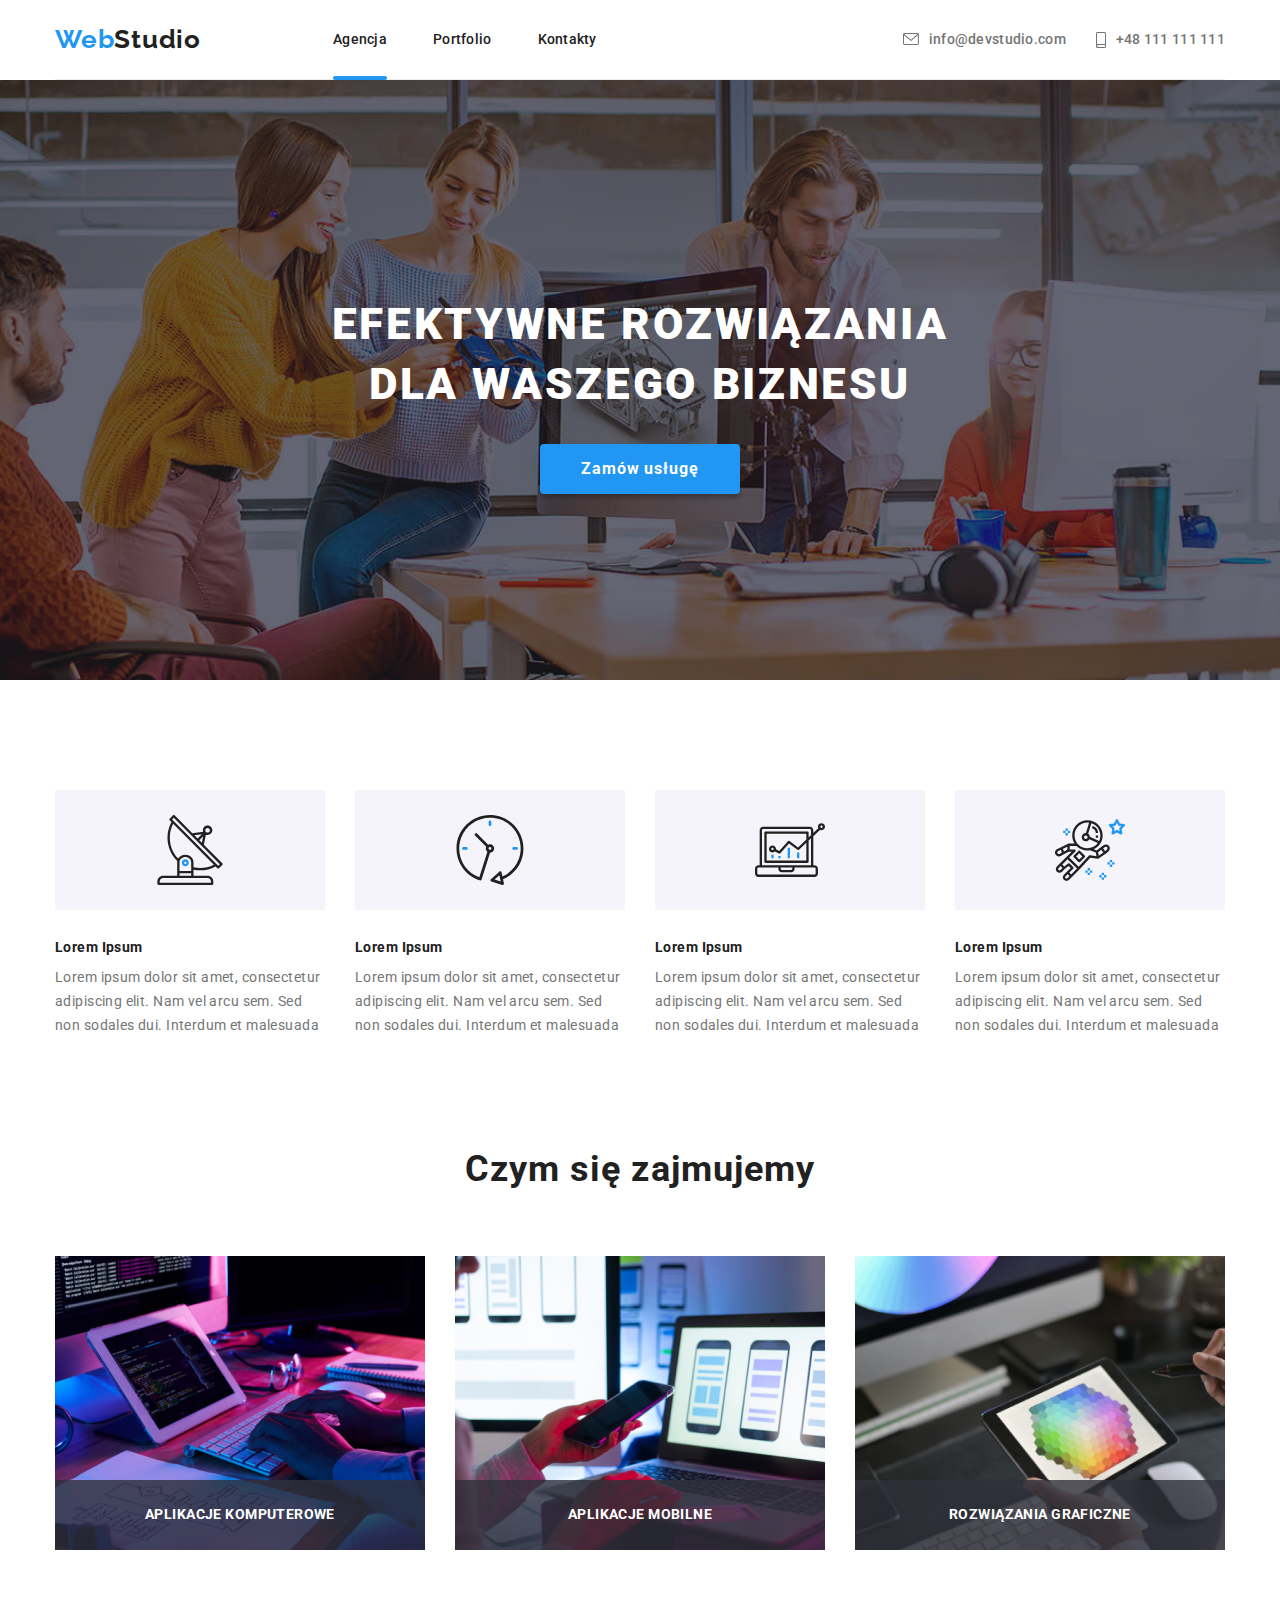
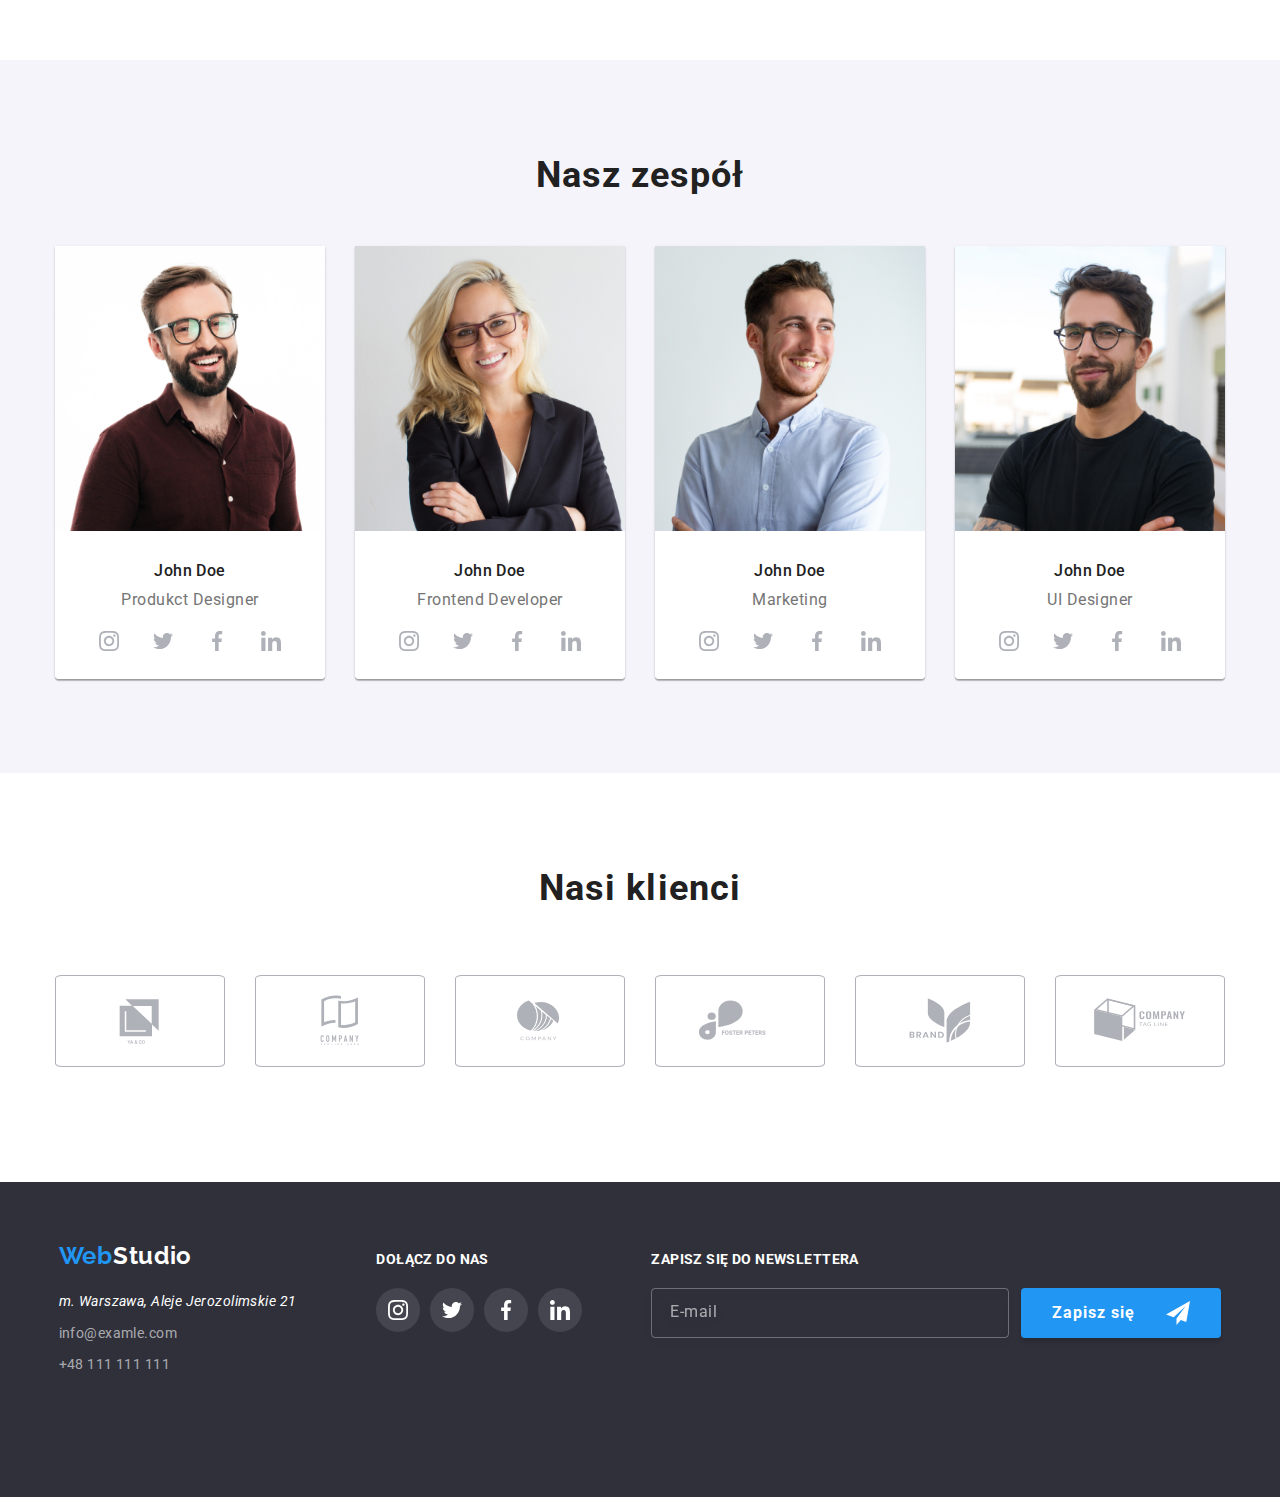
<file: index.html>
<!DOCTYPE html>
<html lang="pl">
  <head>
    <meta charset="UTF-8" />
    <meta name="viewport" content="width=device-width, initial-scale=1.0" />
    <title>Studio</title>
    <link rel="preconnect" href="https://fonts.googleapis.com" />
    <link rel="preconnect" href="https://fonts.gstatic.com" crossorigin />
    <link
      href="https://fonts.googleapis.com/css2?family=Raleway:wght@700&family=Roboto:wght@400;500;700;900&display=swap"
      rel="stylesheet"
    />
    <link rel="stylesheet" href="./css/modern-normalize.css" />
    <link rel="stylesheet" href="./css/main.min.css" />
  </head>
  <body>
    <!--Logo-->
    <header class="container">
      <div class="header-wrapper">
        <div class="header-wrapper">
          <!-- mobilna nawigacja -->
          <div class="mobile-menu__overlay" data-menu>
            <div class="mobile-menu">
              <button class="mobile-menu__btn" type="button" data-menu-close>
                <svg class="mobile-menu__icon">
                  <use href="./images/icons.svg#icon-close"></use>
                </svg>
              </button>
              <ul class="mobile-menu__navigation">
                <li class="mobile-menu__item">
                  <a class="mobile-menu__link" href="index.html">Agencja</a>
                </li>
                <li class="mobile-menu__item">
                  <a class="mobile-menu__link" href="portfolio.html"
                    >Portfolio</a
                  >
                </li>
                <li class="mobile-menu__item">
                  <a class="mobile-menu__link" href="#">Kontakt</a>
                </li>
              </ul>
              <div class="mobile-menu__container">
                <ul class="mobile-menu__list">
                  <li class="mobile-menu__contact">
                    <a class="mobile-menu__tel" href="tel:+48111111111"
                      >+48 111 111 111</a
                    >
                  </li>
                  <li class="mobile-menu__contact">
                    <a
                      class="mobile-menu__mail"
                      href="mailto:info@devstudio.com"
                      >info@devstudio.com</a
                    >
                  </li>
                </ul>
                <ul class="mobile-menu__social">
                  <li><a class="mobile-menu__site" href="#">Instagram</a></li>
                  <li>
                    <a class="mobile-menu__site mobile-menu__site--two" href="#"
                      >Twitter</a
                    >
                  </li>
                  <li>
                    <a class="mobile-menu__site mobile-menu__site--two" href="#"
                      >Facebook</a
                    >
                  </li>
                  <li>
                    <a
                      class="mobile-menu__site mobile-menu__site--three"
                      href="#"
                      >LinkedIn</a
                    >
                  </li>
                </ul>
              </div>
            </div>
          </div>

          <!-- koniec moblinej nawigacji -->
          <a class="logo" href="index.html"
            ><span class="logo__web">Web</span><span>Studio</span></a
          >
          <!-- Nawigacja -->
          <nav>
            <ul class="navigation">
              <li>
                <a
                  class="navigation__link navigation__underliner"
                  href="index.html"
                  >Agencja</a
                >
              </li>
              <li>
                <a class="navigation__link" href="portfolio.html">Portfolio</a>
              </li>
              <li>
                <a class="navigation__link" href="#">Kontakty</a>
              </li>
            </ul>
          </nav>
        </div>
        <ul class="contact">
          <li>
            <a class="contact__link" href="mailto:info@devstudio.com">
              <svg class="envelope">
                <use href="./images/icons.svg#icon-envelope1"></use>
              </svg>
              info@devstudio.com
            </a>
          </li>
          <li>
            <a class="contact__link" href="tel:+48111111111">
              <svg class="phone">
                <use href="./images/icons.svg#icon-smartphone1"></use>
              </svg>
              +48 111 111 111</a
            >
          </li>
        </ul>
        <button class="navigation__btn" type="button" data-menu-open>
          <svg class="navigation__icon">
            <use href="./images/icons.svg#icon-menu"></use>
          </svg>
        </button>
      </div>
    </header>
    <main>
      <!--Slider-->
      <section class="slider">
        <div class="slider__wrapper container">
          <h1 class="slider__title">
            EFEKTYWNE ROZWIĄZANIA DLA WASZEGO BIZNESU
          </h1>
          <button type="button" class="button button--slider" data-modal-open>
            Zamów usługę
          </button>
        </div>
        <!-- modal -->
        <div class="backdrop is-hidden" data-modal>
          <div class="modal">
            <button class="modal__btn" data-modal-close><span>X</span></button>
            <h5 class="modal__title">Zostaw swoje dane w formularzu poniżej</h5>
            <div class="modal-content">
              <form class="main-form">
                <fieldset class="main-form__fieldset">
                  <label class="main-form__label" for="name">Imie</label>
                  <svg class="main-form__icon main-form__icon--name">
                    <use href="./images/icons.svg#icon-icon-person-black"></use>
                  </svg>
                  <input
                    class="main-form__input"
                    type="text"
                    name="username"
                    id="name"
                  />
                </fieldset>
                <fieldset class="main-form__fieldset">
                  <label class="main-form__label" for="phone">Telefon</label>
                  <svg class="main-form__icon main-form__icon--tel">
                    <use href="./images/icons.svg#icon-icon-phone-black"></use>
                  </svg>
                  <input
                    class="main-form__input"
                    type="tel"
                    name="phone"
                    id="phone"
                  />
                </fieldset>
                <fieldset class="main-form__fieldset">
                  <label class="main-form__label" for="email">Email</label>
                  <svg class="main-form__icon main-form__icon--mail">
                    <use href="./images/icons.svg#icon-icon-email"></use>
                  </svg>
                  <input
                    class="main-form__input"
                    type="email"
                    name="email"
                    id="email"
                  />
                </fieldset>
                <fieldset class="main-form__fieldset-two">
                  <label class="main-form__label" for="comment"
                    >Komentarz</label
                  >
                  <textarea
                    class="main-form__textarea"
                    placeholder="Wprowadź tekst"
                    name="comment"
                    id="comment"
                  ></textarea>
                </fieldset>
                <label class="legal"
                  ><input type="checkbox" /> Oświadczam iż akceptuję
                  <span class="legal__span">Regulamin</span> i
                  <span class="legal__span">Politykę Prywatności</span>
                  <svg class="legal__basic">
                    <use href="./images/icons.svg#icon-icon-square"></use>
                  </svg>
                  <svg class="legal__check">
                    <use href="./images/icons.svg#icon-icon-check"></use>
                  </svg>
                </label>
                <button type="submit" class="submit">Wyślij</button>
              </form>
            </div>
          </div>
        </div>
      </section>
      <!--Nasze atuty-->
      <section class="section no-padding">
        <div class="container">
          <ul class="strengths">
            <li class="strengths_wrapper">
              <div class="strengths__item">
                <svg class="strengths__icon">
                  <use href="./images/icons.svg#icon-antenna-1"></use>
                </svg>
              </div>
              <h4 class="strengths__feature">Lorem Ipsum</h4>
              <p class="strengths__description">
                Lorem ipsum dolor sit amet, consectetur adipiscing elit. Nam vel
                arcu sem. Sed non sodales dui. Interdum et malesuada
              </p>
            </li>
            <li class="strengths_wrapper">
              <div class="strengths__item">
                <svg class="strengths__icon">
                  <use href="./images/icons.svg#icon-clock-1"></use>
                </svg>
              </div>
              <h4 class="strengths__feature">Lorem Ipsum</h4>
              <p class="strengths__description">
                Lorem ipsum dolor sit amet, consectetur adipiscing elit. Nam vel
                arcu sem. Sed non sodales dui. Interdum et malesuada
              </p>
            </li>
            <li class="strengths_wrapper">
              <div class="strengths__item">
                <svg class="strengths__icon">
                  <use href="./images/icons.svg#icon-diagram-1"></use>
                </svg>
              </div>
              <h4 class="strengths__feature">Lorem Ipsum</h4>
              <p class="strengths__description">
                Lorem ipsum dolor sit amet, consectetur adipiscing elit. Nam vel
                arcu sem. Sed non sodales dui. Interdum et malesuada
              </p>
            </li>
            <li class="strengths_wrapper">
              <div class="strengths__item">
                <svg class="strengths__icon">
                  <use href="./images/icons.svg#icon-astronaut-1"></use>
                </svg>
              </div>
              <h4 class="strengths__feature">Lorem Ipsum</h4>
              <p class="strengths__description">
                Lorem ipsum dolor sit amet, consectetur adipiscing elit. Nam vel
                arcu sem. Sed non sodales dui. Interdum et malesuada
              </p>
            </li>
          </ul>
        </div>
      </section>
      <!--czym się zajmujemy-->
      <section class="section">
        <div class="container">
          <h2 class="scope__title">Czym się zajmujemy</h2>
          <ul class="scope">
            <li>
              <div class="relative">
                <img
                  alt="mężczyzna pisze na klawiaturze"
                  width="370"
                  height="294"
                  src="./images/aplikacje_komputerowe.jpg"
                  srcset="
                    ./images/aplikacje_komputerowe.jpg    1x,
                    ./images/aplikacje_komputerowe@2x.jpg 2x
                  "
                />
                <div class="scope__position">
                  <p class="scope__feature">APLIKACJE KOMPUTEROWE</p>
                </div>
              </div>
            </li>
            <li>
              <div class="relative">
                <img
                  alt="kobieta trzyma w ręku komórkę"
                  width="370"
                  height="294"
                  src="./images/aplikacje_mobilne.jpg"
                  srcset="
                    ./images/aplikacje_mobilne.jpg    1x,
                    ./images/aplikacje_mobilne@2x.jpg 2x
                  "
                />
                <div class="scope__position">
                  <p class="scope__feature">APLIKACJE MOBILNE</p>
                </div>
              </div>
            </li>
            <li>
              <div class="relative">
                <img
                  alt="kobieta trzyma tablet"
                  width="370"
                  height="294"
                  src="./images/rozwiazania_graficzne.jpg"
                  srcset="
                    ./images/rozwiazania_graficzne.jpg    1x,
                    ./images/rozwiazania_graficzne@2x.jpg 2x
                  "
                />
                <div class="scope__position">
                  <p class="scope__feature">ROZWIĄZANIA GRAFICZNE</p>
                </div>
              </div>
            </li>
          </ul>
        </div>
      </section>
      <!--Nasz zespół-->
      <section class="section section-background">
        <div class="container">
          <h2 class="section__title">Nasz zespół</h2>
          <ul class="members">
            <li>
              <figure class="margins">
                <div class="shadows">
                  <picture>
                    <source
                      srcset="
                        ./images/JohnDoe1mobile.jpg    1x,
                        ./images/JohnDoe1mobile@2x.jpg 2x
                      "
                      media="(max-width: 767px)"
                      type="image/jpg"
                    />
                    <source
                      srcset="
                        ./images/JohnDoe1tablet.jpg    1x,
                        ./images/JohnDoe1tablet@2x.jpg 2x
                      "
                      media="(min-width: 768px)"
                      type="image/jpg"
                    />
                    <source
                      srcset="
                        ./images/JohnDoe1desktop.jpg    1x,
                        ./images/JohnDoe1desktop@2x.jpg 2x
                      "
                      media="(min-width: 1200px)"
                      type="image/jpg"
                    />
                    <img
                      class="no-gap"
                      src="./images/JohnDoe1mobile.jpg"
                      alt="mężczyzna w bordowej koszuli"
                    />
                  </picture>
                  <figcaption class="members__description">
                    <strong class="members__name">John Doe</strong>
                    Produkct Designer
                    <ul class="social-list">
                      <li>
                        <a class="social-list__link" href="#">
                          <svg class="social-list__icon">
                            <use href="./images/icons.svg#icon-Instagram"></use>
                          </svg>
                        </a>
                      </li>
                      <li>
                        <a class="social-list__link" href="#">
                          <svg class="social-list__icon">
                            <use href="./images/icons.svg#icon-Twitter"></use>
                          </svg>
                        </a>
                      </li>
                      <li>
                        <a class="social-list__link" href="#">
                          <svg class="social-list__icon">
                            <use href="./images/icons.svg#icon-Facebook"></use>
                          </svg>
                        </a>
                      </li>
                      <li>
                        <a class="social-list__link" href="#">
                          <svg class="social-list__icon">
                            <use href="./images/icons.svg#icon-Linkedin"></use>
                          </svg>
                        </a>
                      </li>
                    </ul>
                  </figcaption>
                </div>
              </figure>
            </li>
            <li>
              <figure class="margins">
                <div class="shadows">
                  <picture>
                    <source
                      srcset="
                        ./images/JohnDoe2mobile.jpg    1x,
                        ./images/JohnDoe2mobile@2x.jpg 2x
                      "
                      media="(max-width: 767px)"
                      type="image/jpg"
                    />
                    <source
                      srcset="
                        ./images/JohnDoe2tablet.jpg    1x,
                        ./images/JohnDoe2tablet@2x.jpg 2x
                      "
                      media="(min-width: 768px)"
                      type="image/jpg"
                    />
                    <source
                      srcset="
                        ./images/JohnDoe2desktop.jpg    1x,
                        ./images/JohnDoe2desktop@2x.jpg 2x
                      "
                      media="(min-width: 1200px)"
                      type="image/jpg"
                    />
                    <img
                      class="no-gap"
                      src="./images/JohnDoe2mobile.jpg"
                      alt="kobieta w czarnej marynarce"
                    />
                  </picture>
                  <figcaption class="members__description">
                    <strong class="members__name">John Doe</strong> Frontend
                    Developer
                    <ul class="social-list">
                      <li>
                        <a class="social-list__link" href="#">
                          <svg class="social-list__icon">
                            <use href="./images/icons.svg#icon-Instagram"></use>
                          </svg>
                        </a>
                      </li>
                      <li>
                        <a class="social-list__link" href="#">
                          <svg class="social-list__icon">
                            <use href="./images/icons.svg#icon-Twitter"></use>
                          </svg>
                        </a>
                      </li>
                      <li>
                        <a class="social-list__link" href="#">
                          <svg class="social-list__icon">
                            <use href="./images/icons.svg#icon-Facebook"></use>
                          </svg>
                        </a>
                      </li>
                      <li>
                        <a class="social-list__link" href="#">
                          <svg class="social-list__icon">
                            <use href="./images/icons.svg#icon-Linkedin"></use>
                          </svg>
                        </a>
                      </li>
                    </ul>
                  </figcaption>
                </div>
              </figure>
            </li>
            <li>
              <figure class="margins">
                <div class="shadows">
                  <picture>
                    <source
                      srcset="
                        ./images/JohnDoe3mobile.jpg    1x,
                        ./images/JohnDoe3mobile@2x.jpg 2x
                      "
                      media="(max-width: 767px)"
                      type="image/jpg"
                    />
                    <source
                      srcset="
                        ./images/JohnDoe3tablet.jpg    1x,
                        ./images/JohnDoe3tablet@2x.jpg 2x
                      "
                      media="(min-width: 768px)"
                      type="image/jpg"
                    />
                    <source
                      srcset="
                        ./images/JohnDoe3desktop.jpg    1x,
                        ./images/JohnDoe3desktop@2x.jpg 2x
                      "
                      media="(min-width: 1200px)"
                      type="image/jpg"
                    />
                    <img
                      class="no-gap"
                      src="./images/JohnDoe3mobile.jpg"
                      alt="mężczyzna w niebieskiej koszuli"
                    />
                  </picture>
                  <figcaption class="members__description">
                    <strong class="members__name">John Doe</strong> Marketing
                    <ul class="social-list">
                      <li>
                        <a class="social-list__link" href="#">
                          <svg class="social-list__icon">
                            <use href="./images/icons.svg#icon-Instagram"></use>
                          </svg>
                        </a>
                      </li>
                      <li>
                        <a class="social-list__link" href="#">
                          <svg class="social-list__icon">
                            <use href="./images/icons.svg#icon-Twitter"></use>
                          </svg>
                        </a>
                      </li>
                      <li>
                        <a class="social-list__link" href="#">
                          <svg class="social-list__icon">
                            <use href="./images/icons.svg#icon-Facebook"></use>
                          </svg>
                        </a>
                      </li>
                      <li>
                        <a class="social-list__link" href="#">
                          <svg class="social-list__icon">
                            <use href="./images/icons.svg#icon-Linkedin"></use>
                          </svg>
                        </a>
                      </li>
                    </ul>
                  </figcaption>
                </div>
              </figure>
            </li>
            <li>
              <figure class="margins">
                <div class="shadows">
                  <picture>
                    <source
                      srcset="
                        ./images/JohnDoe4mobile.jpg    1x,
                        ./images/JohnDoe4mobile@2x.jpg 2x
                      "
                      media="(max-width: 767px)"
                      type="image/jpg"
                    />
                    <source
                      srcset="
                        ./images/JohnDoe4tablet.jpg    1x,
                        ./images/JohnDoe4tablet@2x.jpg 2x
                      "
                      media="(min-width: 768px)"
                      type="image/jpg"
                    />
                    <source
                      srcset="
                        ./images/JohnDoe4desktop.jpg    1x,
                        ./images/JohnDoe4desktop@2x.jpg 2x
                      "
                      media="(min-width: 1200px)"
                      type="image/jpg"
                    />
                    <img
                      class="no-gap"
                      src="./images/JohnDoe4mobile.jpg"
                      alt="mężczyzna w czarnej koszulce"
                    />
                  </picture>
                  <figcaption class="members__description">
                    <strong class="members__name">John Doe</strong> UI Designer
                    <ul class="social-list">
                      <li>
                        <a class="social-list__link" href="#">
                          <svg class="social-list__icon">
                            <use href="./images/icons.svg#icon-Instagram"></use>
                          </svg>
                        </a>
                      </li>
                      <li>
                        <a class="social-list__link" href="#">
                          <svg class="social-list__icon">
                            <use href="./images/icons.svg#icon-Twitter"></use>
                          </svg>
                        </a>
                      </li>
                      <li>
                        <a class="social-list__link" href="#">
                          <svg class="social-list__icon">
                            <use href="./images/icons.svg#icon-Facebook"></use>
                          </svg>
                        </a>
                      </li>
                      <li>
                        <a class="social-list__link" href="#">
                          <svg class="social-list__icon">
                            <use href="./images/icons.svg#icon-Linkedin"></use>
                          </svg>
                        </a>
                      </li>
                    </ul>
                  </figcaption>
                </div>
              </figure>
            </li>
          </ul>
        </div>
      </section>
      <!--Nasi klienci-->
      <section class="section">
        <div class="container">
          <h2 class="section__title">Nasi klienci</h2>
          <ul class="client-list">
            <li>
              <div>
                <a href="#">
                  <svg class="client-list__client">
                    <use href="./images/icons.svg#icon-Logo1"></use>
                  </svg>
                </a>
              </div>
            </li>
            <li>
              <div>
                <a href="#">
                  <svg class="client-list__client">
                    <use href="./images/icons.svg#icon-Logo2"></use>
                  </svg>
                </a>
              </div>
            </li>
            <li>
              <div>
                <a href="#">
                  <svg class="client-list__client">
                    <use href="./images/icons.svg#icon-Logo3"></use>
                  </svg>
                </a>
              </div>
            </li>
            <li>
              <div>
                <a href="#">
                  <svg class="client-list__client">
                    <use href="./images/icons.svg#icon-Logo4"></use>
                  </svg>
                </a>
              </div>
            </li>
            <li>
              <div>
                <a href="#">
                  <svg class="client-list__client">
                    <use href="./images/icons.svg#icon-Logo5"></use>
                  </svg>
                </a>
              </div>
            </li>
            <li>
              <div>
                <a href="#">
                  <svg class="client-list__client">
                    <use href="./images/icons.svg#icon-Logo6"></use>
                  </svg>
                </a>
              </div>
            </li>
          </ul>
        </div>
      </section>
    </main>
    <!--Stopka-->
    <footer class="footer">
      <div class="container footer__container">
        <div class="footer__address">
          <a class="footer__logo" href="index.html"
            ><span class="logo__web">Web</span><span>Studio</span></a
          >
          <ul class="adress-wrapper">
            <li>
              <address class="address">
                m. Warszawa, Aleje Jerozolimskie 21
              </address>
            </li>
            <li>
              <a class="mail" href="mailto:info@examle.com">info@examle.com</a>
            </li>
            <li>
              <a class="mail" href="tel:+48111111111">+48 111 111 111</a>
            </li>
          </ul>
        </div>
        <!-- Footer - socials -->
        <div class="social-padding">
          <h4 class="footer__title">DOŁĄCZ DO NAS</h4>
          <ul class="social-footer">
            <li>
              <a class="social-footer__link" href="#">
                <svg class="social-footer__icon">
                  <use href="./images/icons.svg#icon-Instagram"></use>
                </svg>
              </a>
            </li>
            <li>
              <a class="social-footer__link" href="#">
                <svg class="social-footer__icon">
                  <use href="./images/icons.svg#icon-Twitter"></use>
                </svg>
              </a>
            </li>
            <li>
              <a class="social-footer__link" href="#">
                <svg class="social-footer__icon">
                  <use href="./images/icons.svg#icon-Facebook"></use>
                </svg>
              </a>
            </li>
            <li>
              <a class="social-footer__link" href="#">
                <svg class="social-footer__icon">
                  <use href="./images/icons.svg#icon-Linkedin"></use>
                </svg>
              </a>
            </li>
          </ul>
        </div>
        <!-- footer newsletter -->
        <div class="newsletter-padding">
          <h4 class="footer__title footer__title--padding">
            ZAPISZ SIĘ DO NEWSLETTERA
          </h4>
          <div class="newsletter">
            <fieldset class="newsletter__fieldset">
              <label>
                <input
                  class="newsletter__input"
                  type="email"
                  name="email"
                  placeholder="E-mail"
                />
              </label>
            </fieldset>
            <button type="submit" class="button button--sign-in">
              Zapisz się
              <svg class="button__icon-send">
                <use href="./images/icons.svg#icon-send"></use>
              </svg>
            </button>
          </div>
        </div>
      </div>
    </footer>
    <script src="./js/modal.js"></script>
    <script src="./js/mobile-menu.js"></script>
  </body>
</html>
</file>
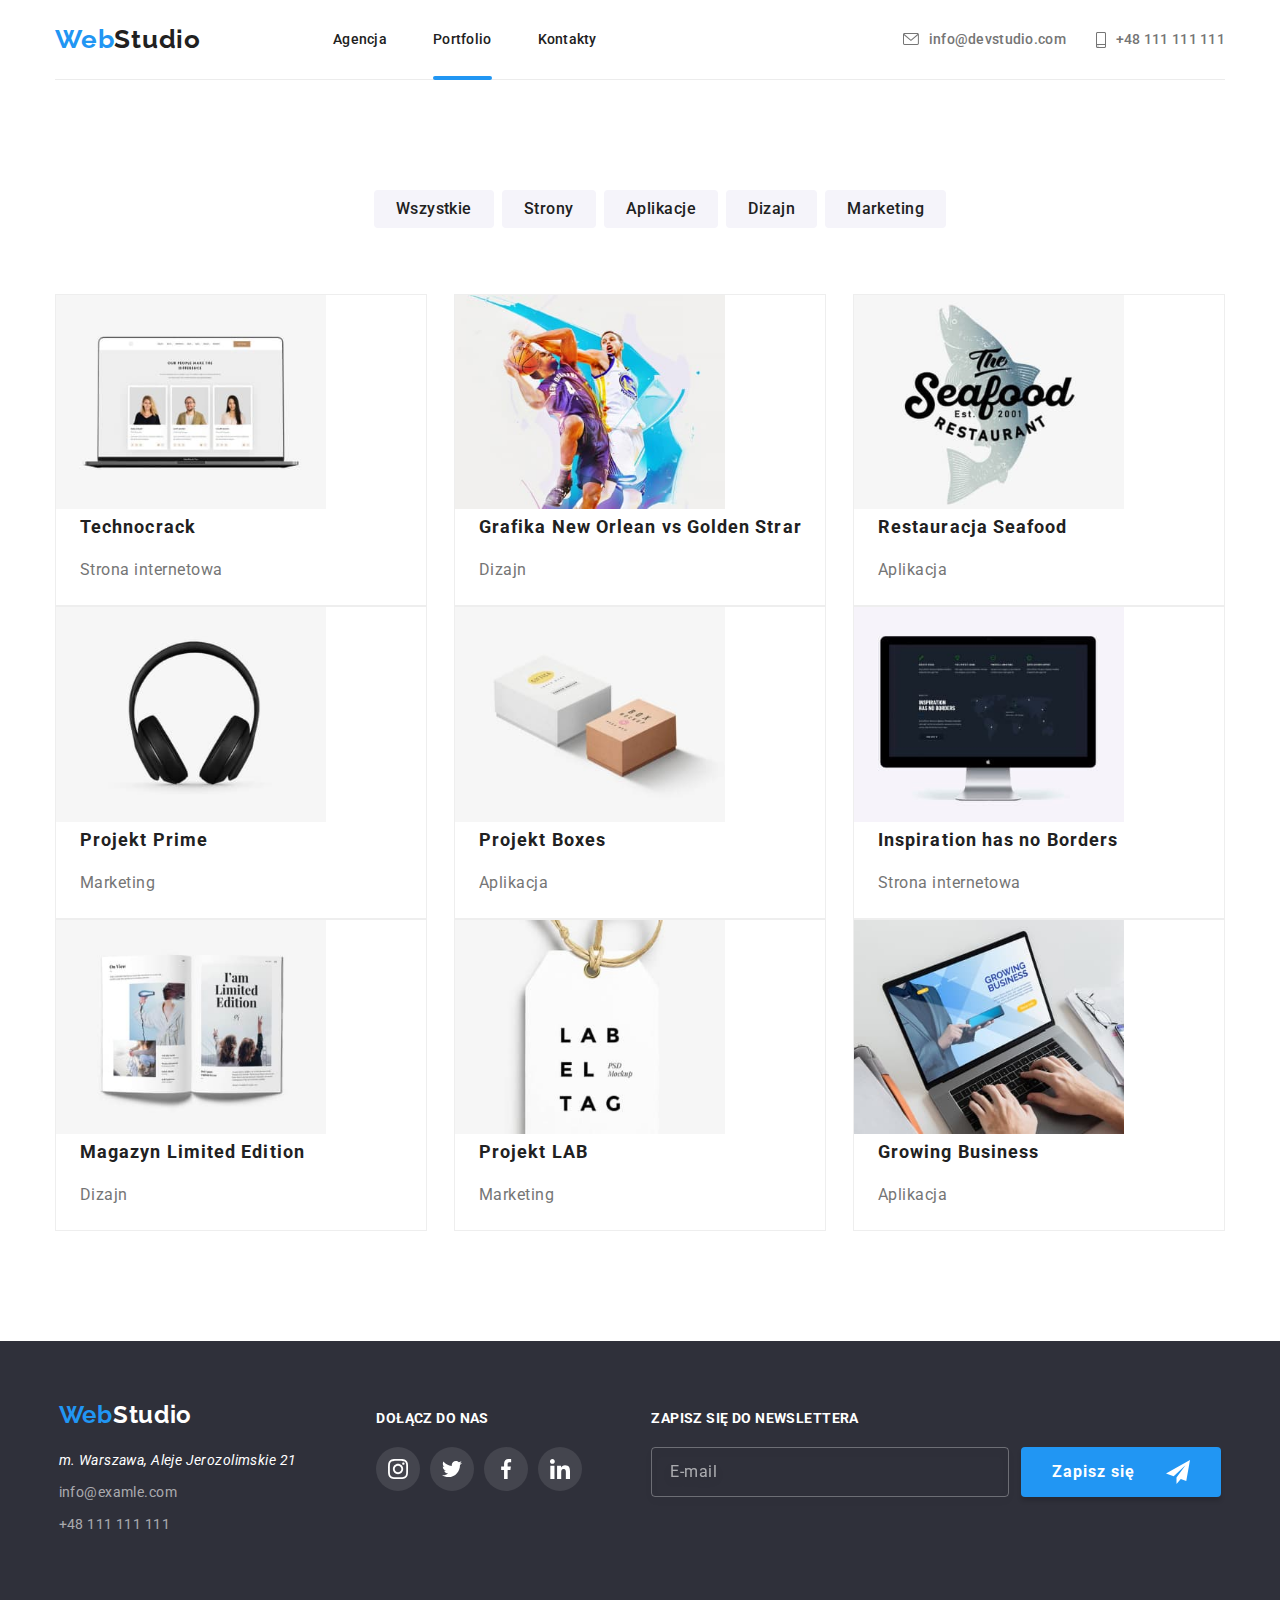
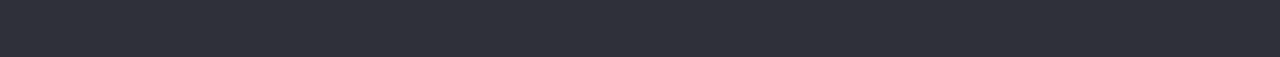
<file: portfolio.html>
<!DOCTYPE html>
<html lang="pl">
  <head>
    <meta charset="UTF-8" />
    <meta name="viewport" content="width=device-width, initial-scale=1.0" />
    <title>Studio</title>
    <link rel="preconnect" href="https://fonts.googleapis.com" />
    <link rel="preconnect" href="https://fonts.gstatic.com" crossorigin />
    <link
      href="https://fonts.googleapis.com/css2?family=Raleway:wght@700&family=Roboto:wght@400;500;700;900&display=swap"
      rel="stylesheet"
    />
    <link rel="stylesheet" href="./css/modern-normalize.css" />
    <link rel="stylesheet" href="./css/main.min.css" />
  </head>
  <body>
    <!--Logo-->
    <header class="container">
      <div class="header-wrapper">
        <div class="header-wrapper">
          <a class="logo" href="index.html"
            ><span class="logo__web">Web</span><span>Studio</span></a
          >
          <!-- Nawigacja -->
          <nav>
            <ul class="navigation">
              <li>
                <a class="navigation__link" href="index.html">Agencja</a>
              </li>
              <li>
                <a
                  class="navigation__link navigation__underliner"
                  href="portfolio.html"
                  >Portfolio</a
                >
              </li>
              <li>
                <a class="navigation__link" href="#">Kontakty</a>
              </li>
            </ul>
          </nav>
        </div>
        <ul class="contact">
          <li>
            <a class="contact__link" href="mailto:info@devstudio.com">
              <svg class="envelope">
                <use href="./images/icons.svg#icon-envelope1"></use>
              </svg>
              info@devstudio.com
            </a>
          </li>
          <li>
            <a class="contact__link" href="tel:+48111111111">
              <svg class="phone">
                <use href="./images/icons.svg#icon-smartphone1"></use>
              </svg>
              +48 111 111 111</a
            >
          </li>
        </ul>
      </div>
    </header>
    <main>
      <!--Filtry-->
      <div class="container">
        <ul class="filters-nav">
          <li>
            <button type="button" class="filters-nav__filter">Wszystkie</button>
          </li>
          <li>
            <button type="button" class="filters-nav__filter">Strony</button>
          </li>
          <li>
            <button type="button" class="filters-nav__filter">Aplikacje</button>
          </li>
          <li>
            <button type="button" class="filters-nav__filter">Dizajn</button>
          </li>
          <li>
            <button type="button" class="filters-nav__filter">Marketing</button>
          </li>
        </ul>
      </div>
      <!--Portfolio-->
      <div class="container">
        <ul class="project">
          <li>
            <figure class="margins borders card-hover">
              <div class="cover">
                <img
                  class="no-gap"
                  src="./images/technocrack.jpg"
                  alt="laptop"
                  width="370"
                  height="294"
                />
                <div class="project__overlay">
                  <p class="project__text">
                    Technocrack jest popularną platformą wykorzystywaną do
                    rozpowrzechniania koronawirusa. Firmy wykorzystują tę
                    platformę do celów szpiegowskich i ataków na
                    niezabezpieczone serwery konkurencji
                  </p>
                </div>
              </div>
              <figcaption class="project__type">
                <strong class="project__name">Technocrack</strong> Strona
                internetowa
              </figcaption>
            </figure>
          </li>
          <li>
            <figure class="margins borders card-hover">
              <div class="cover">
                <img
                  class="no-gap"
                  src="./images/neworlean.jpg"
                  alt="koszykarze"
                  width="370"
                  height="294"
                />
                <div class="project__overlay">
                  <p class="project__text">
                    Technocrack jest popularną platformą wykorzystywaną do
                    rozpowrzechniania koronawirusa. Firmy wykorzystują tę
                    platformę do celów szpiegowskich i ataków na
                    niezabezpieczone serwery konkurencji
                  </p>
                </div>
              </div>
              <figcaption class="project__type">
                <strong class="project__name"
                  >Grafika New Orlean vs Golden Strar</strong
                >
                Dizajn
              </figcaption>
            </figure>
          </li>
          <li>
            <figure class="margins borders card-hover">
              <div class="cover">
                <img
                  class="no-gap"
                  src="./images/seafood.jpg"
                  alt="logo restauracji"
                  width="370"
                  height="294"
                />
                <div class="project__overlay">
                  <p class="project__text">
                    Technocrack jest popularną platformą wykorzystywaną do
                    rozpowrzechniania koronawirusa. Firmy wykorzystują tę
                    platformę do celów szpiegowskich i ataków na
                    niezabezpieczone serwery konkurencji
                  </p>
                </div>
              </div>
              <figcaption class="project__type">
                <strong class="project__name">Restauracja Seafood</strong>
                Aplikacja
              </figcaption>
            </figure>
          </li>
          <li>
            <figure class="margins borders card-hover">
              <div class="cover">
                <img
                  class="no-gap"
                  src="./images/prime.jpg"
                  alt="słuchawki"
                  width="370"
                  height="294"
                />
                <div class="project__overlay">
                  <p class="project__text">
                    Technocrack jest popularną platformą wykorzystywaną do
                    rozpowrzechniania koronawirusa. Firmy wykorzystują tę
                    platformę do celów szpiegowskich i ataków na
                    niezabezpieczone serwery konkurencji
                  </p>
                </div>
              </div>
              <figcaption class="project__type">
                <strong class="project__name">Projekt Prime</strong> Marketing
              </figcaption>
            </figure>
          </li>
          <li>
            <figure class="margins borders card-hover">
              <div class="cover">
                <img
                  class="no-gap"
                  src="./images/boxes.jpg"
                  alt="pudełka"
                  width="370"
                  height="294"
                />
                <div class="project__overlay">
                  <p class="project__text">
                    Technocrack jest popularną platformą wykorzystywaną do
                    rozpowrzechniania koronawirusa. Firmy wykorzystują tę
                    platformę do celów szpiegowskich i ataków na
                    niezabezpieczone serwery konkurencji
                  </p>
                </div>
              </div>
              <figcaption class="project__type">
                <strong class="project__name">Projekt Boxes</strong> Aplikacja
              </figcaption>
            </figure>
          </li>
          <li>
            <figure class="margins borders card-hover">
              <div class="cover">
                <img
                  class="no-gap"
                  src="./images/inspiration.jpg"
                  alt="monitor"
                  width="370"
                  height="294"
                />
                <div class="project__overlay">
                  <p class="project__text">
                    Technocrack jest popularną platformą wykorzystywaną do
                    rozpowrzechniania koronawirusa. Firmy wykorzystują tę
                    platformę do celów szpiegowskich i ataków na
                    niezabezpieczone serwery konkurencji
                  </p>
                </div>
              </div>
              <figcaption class="project__type">
                <strong class="project__name"
                  >Inspiration has no Borders</strong
                >
                Strona internetowa
              </figcaption>
            </figure>
          </li>
          <li>
            <figure class="margins borders card-hover">
              <div class="cover">
                <img
                  class="no-gap"
                  src="./images/magazyn.jpg"
                  alt="gazeta"
                  width="370"
                  height="294"
                />
                <div class="project__overlay">
                  <p class="project__text">
                    Technocrack jest popularną platformą wykorzystywaną do
                    rozpowrzechniania koronawirusa. Firmy wykorzystują tę
                    platformę do celów szpiegowskich i ataków na
                    niezabezpieczone serwery konkurencji
                  </p>
                </div>
              </div>
              <figcaption class="project__type">
                <strong class="project__name"> Magazyn Limited Edition</strong>
                Dizajn
              </figcaption>
            </figure>
          </li>
          <li>
            <figure class="margins borders card-hover">
              <div class="cover">
                <img
                  class="no-gap"
                  src="./images/lab.jpg"
                  alt="etykietka"
                  width="370"
                  height="294"
                />
                <div class="project__overlay">
                  <p class="project__text">
                    Technocrack jest popularną platformą wykorzystywaną do
                    rozpowrzechniania koronawirusa. Firmy wykorzystują tę
                    platformę do celów szpiegowskich i ataków na
                    niezabezpieczone serwery konkurencji
                  </p>
                </div>
              </div>
              <figcaption class="project__type">
                <strong class="project__name">Projekt LAB</strong> Marketing
              </figcaption>
            </figure>
          </li>
          <li>
            <figure class="margins borders card-hover">
              <div class="cover">
                <img
                  class="no-gap"
                  src="./images/growing.jpg"
                  alt="mężczyzna pisze na laptopie"
                  width="370"
                  height="294"
                />
                <div class="project__overlay">
                  <p class="project__text">
                    Technocrack jest popularną platformą wykorzystywaną do
                    rozpowrzechniania koronawirusa. Firmy wykorzystują tę
                    platformę do celów szpiegowskich i ataków na
                    niezabezpieczone serwery konkurencji
                  </p>
                </div>
              </div>
              <figcaption class="project__type">
                <strong class="project__name">Growing Business</strong>
                Aplikacja
              </figcaption>
            </figure>
          </li>
        </ul>
      </div>
    </main>
    <!--Stopka-->
    <footer class="footer">
      <div class="container footer__container">
        <div class="footer__address">
          <a class="footer__logo" href="index.html"
            ><span class="logo__web">Web</span><span>Studio</span></a
          >
          <ul class="adress-wrapper">
            <li>
              <address class="address">
                m. Warszawa, Aleje Jerozolimskie 21
              </address>
            </li>
            <li>
              <a class="mail" href="mailto:info@examle.com">info@examle.com</a>
            </li>
            <li>
              <a class="mail" href="tel:+48111111111">+48 111 111 111</a>
            </li>
          </ul>
        </div>
        <!-- Footer - socials -->
        <div class="social-padding">
          <h4 class="footer__title">DOŁĄCZ DO NAS</h4>
          <ul class="social-footer">
            <li>
              <a class="social-footer__link" href="#">
                <svg class="social-footer__icon">
                  <use href="./images/icons.svg#icon-Instagram"></use>
                </svg>
              </a>
            </li>
            <li>
              <a class="social-footer__link" href="#">
                <svg class="social-footer__icon">
                  <use href="./images/icons.svg#icon-Twitter"></use>
                </svg>
              </a>
            </li>
            <li>
              <a class="social-footer__link" href="#">
                <svg class="social-footer__icon">
                  <use href="./images/icons.svg#icon-Facebook"></use>
                </svg>
              </a>
            </li>
            <li>
              <a class="social-footer__link" href="#">
                <svg class="social-footer__icon">
                  <use href="./images/icons.svg#icon-Linkedin"></use>
                </svg>
              </a>
            </li>
          </ul>
        </div>
        <!-- footer newsletter -->
        <div class="newsletter-padding">
          <h4 class="footer__title footer__title--padding">
            ZAPISZ SIĘ DO NEWSLETTERA
          </h4>
          <div class="newsletter">
            <fieldset class="newsletter__fieldset">
              <label>
                <input
                  class="newsletter__input"
                  type="email"
                  name="email"
                  placeholder="E-mail"
                />
              </label>
            </fieldset>
            <button type="submit" class="button button--sign-in">
              Zapisz się
              <svg class="button__icon-send">
                <use href="./images/icons.svg#icon-send"></use>
              </svg>
            </button>
          </div>
        </div>
      </div>
    </footer>
  </body>
</html>
</file>
<file: css/main.min.css>
:root{--main-color: #212121;--accent-color: #2196f3;--title-color: #ffffff;--descriptions-color: #757575;--filters-color: #f5f4fa;--background-social: rgba(255, 255, 255, 0.1);--client-color: #afb1b8;--main-font: "Roboto", sans-serif;--secondary-font: "Raleway", sans-serif}body{font-family:"Raleway",sans-serif;font-family:"Roboto",sans-serif;color:var(--main-color)}img{display:block}.container{margin:0 auto;width:100%;max-width:480px;padding:0 15px}@media screen and (min-width: 480px){.container{max-width:480px}}@media screen and (min-width: 768px){.container{max-width:768px}}@media screen and (min-width: 1200px){.container{max-width:1200px}}.button{font-weight:700;font-size:16px;line-height:1.87;letter-spacing:.06em;color:var(--title-color);background-color:var(--accent-color);width:200px;height:50px;border:0;cursor:pointer}.button--slider{box-shadow:0px 4px 4px rgba(0,0,0,.25);border-radius:4px;padding:0}.section{padding-block:60px}@media screen and (min-width: 1200px){.section{padding-block:94px}}.section__title{font-weight:700;font-size:28px;line-height:1.17;letter-spacing:.03em;color:var(--main-color);text-align:center;padding-bottom:30px;margin-top:0px;margin-bottom:0px}@media screen and (min-width: 1200px){.section__title{font-size:36px;padding-bottom:50px}}.no-padding{padding-bottom:0px}.relative{position:relative}.margins{margin:0px;margin-bottom:30px}@media screen and (min-width: 1200px){.margins{margin-bottom:0px}}.shadows{box-shadow:0px 1px 3px rgba(0,0,0,.12),0px 1px 1px rgba(0,0,0,.14),0px 2px 1px rgba(0,0,0,.2);border-radius:0px 0px 4px 4px}.no-gap{display:block;width:100%;height:auto;max-width:450px}@media screen and (min-width: 768px){.no-gap{max-width:354px}}@media screen and (min-width: 1200px){.no-gap{max-width:270px}}.borders{border:1px solid #eee}.card-hover{transition:box-shadow;transition-duration:250ms;transition-timing-function:cubic-bezier(0.4, 0, 0.2, 1)}.cover{position:relative;overflow:hidden}.relative{position:relative}.backdrop{position:fixed;display:flex;left:0;top:0;width:100%;height:100%;background-color:rgba(0,0,0,.2);transition:transform;transition-duration:250ms;transition-timing-function:cubic-bezier(0.4, 0, 0.2, 1);z-index:3}.is-hidden{transform:translateX(-150%)}.header-wrapper{display:flex;align-items:center;height:60px;justify-content:space-between;border-bottom:1px solid #ececec}@media screen and (min-width: 768px){.header-wrapper{height:80px;position:relative}}.logo{font-family:var(--secondary-font);font-weight:700;font-size:24px;line-height:1.17;letter-spacing:.03em;width:134px;text-decoration:none;color:var(--main-color);transition:color;transition-duration:250ms;transition-timing-function:cubic-bezier(0.4, 0, 0.2, 1)}@media screen and (min-width: 1200px){.logo{font-size:26px;width:145px;line-height:1.19}}.logo:hover,.logo:focus,.logo:active{color:var(--accent-color)}.logo__web{color:var(--accent-color)}.mobile-menu__overlay{top:0;position:fixed;z-index:999;width:100%;height:100%;background-color:#fff;left:100%;transition-duration:250ms;transition-timing-function:cubic-bezier(0.4, 0, 0.2, 1)}@media screen and (min-width: 768px){.mobile-menu__overlay{display:none}}.mobile-menu__overlay.is-open{left:0;display:flex}@media screen and (min-width: 768px){.mobile-menu__overlay.is-open{display:none}}.mobile-menu{display:flex;flex-direction:column;justify-content:space-between;position:relative;padding-block:48px;width:100%}@media screen and (min-width: 768px){.mobile-menu{display:none}}.mobile-menu__btn{background-color:rgba(0,0,0,0);border:0;cursor:pointer;position:absolute;top:10px;right:10px}.mobile-menu__icon{display:flex;width:40px;height:40px;fill:var(--main-color);transition:fill;transition-duration:250ms;transition-timing-function:cubic-bezier(0.4, 0, 0.2, 1)}.mobile-menu__icon:hover,.mobile-menu__icon:focus{fill:var(--accent-color)}.mobile-menu__navigation{list-style-type:none;display:flex;flex-direction:column}.mobile-menu__item{font-weight:500;font-size:40px;line-height:1.17;letter-spacing:.02em;padding-bottom:32px}.mobile-menu__list{list-style-type:none;display:flex;flex-direction:column}.mobile-menu__link{text-decoration:none;color:var(--main-color);cursor:pointer;transition:color;transition-duration:250ms;transition-timing-function:cubic-bezier(0.4, 0, 0.2, 1)}.mobile-menu__link:hover,.mobile-menu__link:focus,.mobile-menu__link:active{color:var(--accent-color)}.mobile-menu__contact{margin-bottom:32px}.mobile-menu__tel{text-decoration:none;font-weight:500;font-size:34px;line-height:1.17;letter-spacing:.02em;color:var(--accent-color)}.mobile-menu__mail{text-decoration:none;font-weight:500;font-size:24px;line-height:1.17;letter-spacing:.02em;color:var(--descriptions-color)}.mobile-menu__social{list-style-type:none;display:flex;flex-direction:row;flex-wrap:wrap;margin-block:0px}.mobile-menu__site{display:flex;text-decoration:none;font-weight:500;font-size:18px;line-height:1.2;letter-spacing:.02em;color:var(--accent-color);padding-right:10px;border-right:1px solid rgba(33,33,33,.2)}.mobile-menu__site--two{padding-left:10px}.mobile-menu__site--three{padding-left:10px;border:none}.mobile-menu__container{display:flex;flex-direction:column;justify-content:center}.navigation{display:none}@media screen and (min-width: 768px){.navigation{display:flex;justify-content:space-between;margin-left:23px;gap:60px;list-style-type:none}}@media screen and (min-width: 768px)and (min-width: 1200px){.navigation{gap:46px;margin-left:93px}}.navigation__btn{background-color:rgba(0,0,0,0);border:0px;display:flex;cursor:pointer;fill:var(--main-color)}@media screen and (min-width: 768px){.navigation__btn{display:none}}.navigation__icon{display:flex;width:40px;height:40px;fill:var(--main-color);transition:fill;transition-duration:250ms;transition-timing-function:cubic-bezier(0.4, 0, 0.2, 1)}.navigation__icon:hover,.navigation__icon:focus{fill:var(--accent-color)}.navigation__link{font-weight:500;font-size:14px;line-height:1.14;letter-spacing:.02em;color:var(--main-color);width:254px;text-decoration:none;color:var(--main-color);transition:color;transition-duration:250ms;transition-timing-function:cubic-bezier(0.4, 0, 0.2, 1)}.navigation__link:hover,.navigation__link:focus,.navigation__link:active{color:var(--accent-color)}.navigation__underliner{position:relative}.navigation__underliner::after{content:"";display:block;position:absolute;top:30px;width:100%;height:4px;border-radius:2px;background-color:var(--accent-color);transform:translateY(15px)}.contact{display:none}@media screen and (min-width: 768px){.contact{display:flex;flex-direction:column;justify-content:space-between;gap:10px;align-items:flex-start;list-style-type:none}}@media screen and (min-width: 768px)and (min-width: 1200px){.contact{flex-direction:row;gap:30px}}@media screen and (min-width: 768px){.contact__link{display:flex;align-items:center;justify-content:center;font-weight:500;font-size:14px;line-height:1.14;letter-spacing:.02em;color:var(--descriptions-color);text-decoration:none;transition:color;transition-duration:250ms;transition-timing-function:cubic-bezier(0.4, 0, 0.2, 1)}.contact__link:hover,.contact__link:focus,.contact__link:active{color:var(--accent-color)}.contact__link:hover .envelope,.contact__link:focus .envelope{fill:var(--accent-color)}.contact__link:hover .phone,.contact__link:focus .phone{fill:var(--accent-color)}}.contact .envelope{width:16px;height:12px;margin-right:10px;fill:var(--descriptions-color);transition:fill;transition-duration:250ms;transition-timing-function:cubic-bezier(0.4, 0, 0.2, 1)}.contact .phone{width:10px;height:16px;margin-right:10px;fill:var(--descriptions-color);transition:fill;transition-duration:250ms;transition-timing-function:cubic-bezier(0.4, 0, 0.2, 1)}.slider{display:flex;flex-direction:row;align-items:center;max-width:100vw;height:400px;background-color:#2f303a;background-image:linear-gradient(rgba(47, 48, 58, 0.4), rgba(47, 48, 58, 0.4)),url(../images/Headerimg.jpg);background-size:cover;background-position:50% 50%}@media(min-device-pixel-ratio: 2),(min-resolution: 191dpi),(min-resolution: 2dppx){.slider{background-image:linear-gradient(rgba(47, 48, 58, 0.4), rgba(47, 48, 58, 0.4)),url(../images/Headerimg@2x.jpg)}}@media screen and (min-width: 768px){.slider{background-image:linear-gradient(rgba(47, 48, 58, 0.4), rgba(47, 48, 58, 0.4)),url(../images/Headerimg_tablet.jpg);background-size:cover;background-position:50% 50%}}@media screen and (min-width: 768px)and (min-device-pixel-ratio: 2),screen and (min-width: 768px)and (min-resolution: 191dpi),screen and (min-width: 768px)and (min-resolution: 2dppx){.slider{background-image:linear-gradient(rgba(47, 48, 58, 0.4), rgba(47, 48, 58, 0.4)),url(../images/Headerimg_tablet@2x.jpg)}}@media screen and (min-width: 1200px){.slider{height:600px;background-image:linear-gradient(rgba(47, 48, 58, 0.4), rgba(47, 48, 58, 0.4)),url(../images/HeaderImg_desktop.jpg);background-size:cover;background-position:center;background-repeat:no-repeat;max-width:1600px;margin:0 auto}}@media screen and (min-width: 1200px)and (min-device-pixel-ratio: 2),screen and (min-width: 1200px)and (min-resolution: 191dpi),screen and (min-width: 1200px)and (min-resolution: 2dppx){.slider{background-image:linear-gradient(rgba(47, 48, 58, 0.4), rgba(47, 48, 58, 0.4)),url(../images/HeaderImg_desktop@2x.jpg)}}.slider__wrapper{height:auto;display:flex;justify-content:center;flex-direction:column;align-items:center}.slider__title{font-weight:900;font-size:26px;line-height:1.61;letter-spacing:.06em;color:var(--title-color);width:320px;margin-left:0;text-align:center}@media screen and (min-width: 480px){.slider__title{width:365px}}@media screen and (min-width: 1200px){.slider__title{font-size:44px;line-height:1.36;width:696px}}.modal{width:450px;height:609px;background-color:#fff;box-shadow:0px 1px 3px rgba(0,0,0,.12),0px 1px 1px rgba(0,0,0,.14),0px 2px 1px rgba(0,0,0,.2);border-radius:4px;margin:auto;padding:8px}@media screen and (max-width: 479px){.modal{max-width:100%}}@media screen and (min-width: 1200px){.modal{width:528px;height:581px}}.modal__btn{cursor:pointer;width:30px;height:30px;border-radius:50%;border:1px solid rgba(0,0,0,.1);background-color:#fff;margin-left:93%}.modal__title{display:flex;font-weight:700;font-size:20px;line-height:1.15;letter-spacing:.03em;text-align:center;justify-content:center;margin-top:2px;color:var(--main-color);width:370px;margin-left:40px}@media screen and (max-width: 479px){.modal__title{width:100%;margin-left:0px}}@media screen and (min-width: 1200px){.modal__title{width:448px}}.modal-content{display:flex;justify-content:center}.main-form{display:flex;position:relative;flex-direction:column;align-items:center}@media screen and (max-width: 479px){.main-form{max-width:100%}}.main-form__fieldset{display:flex;position:relative;width:396px;height:40px;border:1px solid rgba(33,33,33,.2);border-radius:4px;padding-block:7px;margin-bottom:28px;transition:border-color;transition-duration:250ms;transition-timing-function:cubic-bezier(0.4, 0, 0.2, 1)}@media screen and (max-width: 479px){.main-form__fieldset{max-width:100%}}@media screen and (min-width: 1200px){.main-form__fieldset{width:448px;height:40px}}.main-form__fieldset:has(input:focus){border-color:var(--accent-color)}.main-form__fieldset:has(input:focus) .main-form__icon--name{fill:var(--accent-color)}.main-form__fieldset:has(input:focus) .main-form__icon--tel{fill:var(--accent-color)}.main-form__fieldset:has(input:focus) .main-form__icon--mail{fill:var(--accent-color)}.main-form__label{position:absolute;top:-18px;left:0px;font-weight:400;font-size:12px;line-height:1.16;letter-spacing:.01em;color:var(--descriptions-color)}.main-form__icon{position:absolute;text-align:center;margin-block:5px;margin-right:12px;transition:fill;transition-duration:250ms;transition-timing-function:cubic-bezier(0.4, 0, 0.2, 1)}.main-form__icon--name{width:12px;height:12px}.main-form__icon--tel{width:13px;height:13px}.main-form__icon--mail{width:15px;height:12px}.main-form__input{border:0;outline:0;margin-left:20px;max-width:100%}@media screen and (max-width: 479px){.main-form__input{max-width:100%}}@media screen and (min-width: 1200px){.main-form__input{width:390px;margin-left:20px}}.main-form__fieldset-two{display:flex;position:relative;width:396px;height:120px;border:1px solid rgba(33,33,33,.2);border-radius:4px;padding-block:7px;margin-bottom:20px;transition:border-color;transition-duration:250ms;transition-timing-function:cubic-bezier(0.4, 0, 0.2, 1)}@media screen and (max-width: 479px){.main-form__fieldset-two{max-width:100%}}@media screen and (min-width: 1200px){.main-form__fieldset-two{width:448px}}.main-form__fieldset-two:has(textarea:focus){border-color:var(--accent-color)}.main-form__textarea{width:100%;height:96px;background-color:rgba(0,0,0,0);border:0;resize:none;outline:0}@media screen and (min-width: 1200px){.main-form__textarea{height:96px}}.main-form__textarea::placeholder{font-weight:400;font-size:12px;line-height:1.16;letter-spacing:.01em;color:rgba(117,117,117,.5)}.legal{position:relative;text-align:center;font-weight:400;font-size:12px;line-height:1.17;letter-spacing:.03em;color:var(--descriptions-color);cursor:pointer;padding-left:6px}@media screen and (min-width: 1200px){.legal{font-size:14px;list-style:1.71}}.legal__span{color:#2196f3;text-decoration:underline;text-decoration-skip-ink:none}.legal__basic{width:16px;height:15px;position:absolute;left:-10px;top:1px;opacity:1;transition:opacity;transition-duration:250ms;transition-timing-function:cubic-bezier(0.4, 0, 0.2, 1)}@media screen and (max-width: 479px){.legal__basic{left:0px}}.legal__check{width:17px;height:16px;position:absolute;left:-10px;top:1px;opacity:0;transition:opacity;transition-duration:250ms;transition-timing-function:cubic-bezier(0.4, 0, 0.2, 1)}@media screen and (max-width: 479px){.legal__check{left:0px}}.legal input{cursor:pointer;opacity:0}.legal input:checked~.legal__basic{opacity:0}.legal input:checked~.legal__check{opacity:1}.submit{font-weight:700;font-size:16px;line-height:1.87;color:var(--title-color);width:200px;height:50px;background:var(--accent-color);box-shadow:0px 4px 4px rgba(0,0,0,.15);border-radius:4px;border:0;margin-top:30px;cursor:pointer}.strengths{display:flex;flex-direction:column;justify-content:space-between;align-items:center;gap:30px;list-style-type:none;padding-left:0px}@media screen and (min-width: 768px){.strengths{flex-direction:row;flex-wrap:wrap}}@media screen and (min-width: 1200px){.strengths{flex-wrap:nowrap}}.strengths__wrapper{display:flex}@media screen and (min-width: 768px){.strengths__wrapper{width:354px}}@media screen and (min-width: 1200px){.strengths__wrapper{width:270px}}.strengths__item{display:flex;align-items:center;justify-content:center;background-color:var(--filters-color);margin-bottom:30px;padding:25px 100px 25px 100px;width:290 px;height:120px}@media screen and (min-width: 480px){.strengths__item{width:450px}}@media screen and (min-width: 768px){.strengths__item{width:354px}}@media screen and (min-width: 1200px){.strengths__item{width:270px}}.strengths__icon{display:flex;align-items:center;fill:var(--filters-color);border-radius:4px;width:70px;height:70px}.strengths__feature{display:flex;justify-content:space-between;font-weight:700;font-size:14px;line-height:1.14;letter-spacing:.03em;color:var(--main-color);margin-top:0;margin-bottom:10px}@media screen and (max-width: 767px){.strengths__feature{justify-content:center}}.strengths__description{font-weight:400;font-size:14px;line-height:1.71;letter-spacing:.03em;color:var(--descriptions-color);margin:0px}@media screen and (min-width: 768px){.strengths__description{width:354px}}@media screen and (min-width: 1200px){.strengths__description{width:270px}}.scope{display:flex;justify-content:center;align-items:center;gap:30px;list-style-type:none;padding-left:0px}.scope__title{font-weight:700;font-size:36px;line-height:1.17;letter-spacing:.03em;color:var(--main-color);text-align:center;padding-bottom:50px;margin-top:0px;margin-bottom:0px}@media screen and (max-width: 1199px){.scope__title{display:none}}.scope__position{position:absolute;width:100%;background-image:linear-gradient(rgba(47, 48, 58, 0.8), rgba(47, 48, 58, 0.8));height:70px;top:224px;display:flex;align-items:center;justify-content:center;z-index:2}.scope__feature{font-weight:700;font-size:14px;line-height:1.14;letter-spacing:.03em;color:var(--title-color)}@media screen and (max-width: 1199px){.scope{display:none}}.section-background{background-color:var(--filters-color)}.members{display:flex;flex-direction:column;justify-content:center;padding-left:0px;margin-bottom:0px;margin-top:0px;list-style-type:none}.members__description{font-weight:400;font-size:16px;line-height:1.19;letter-spacing:.03em;color:var(--descriptions-color);width:100%;height:148px;background-color:var(--title-color);text-align:center;display:flex;flex-direction:column;gap:10px;border-radius:0px 0px 4px 4px}.members__name{font-weight:500;font-size:16px;line-height:1.19;letter-spacing:.03em;color:var(--main-color);text-align:center;padding-top:30px}@media screen and (min-width: 768px){.members{flex-direction:row;flex-wrap:wrap;justify-content:space-between}}.social-list{display:flex;align-items:center;justify-content:center;gap:10px;padding-left:32px;padding-right:32px;list-style-type:none}.social-list__link{transition:fill background-color;transition-duration:250ms;transition-timing-function:cubic-bezier(0.4, 0, 0.2, 1)}.social-list__icon{width:44px;height:44px;fill:#afb1b8;background-color:var(--title-color);border-radius:50%;transition-property:fill background-color;transition-duration:250ms;transition-timing-function:cubic-bezier(0.4, 0, 0.2, 1)}.social-list__link:hover .social-list__icon,.social-list__link:focus .social-list__icon,.social-list__link:active .social-list__icon{fill:var(--title-color);background-color:var(--accent-color)}.client-list{display:flex;flex-wrap:wrap;align-items:center;justify-content:space-around;list-style-type:none;padding-left:0px;gap:30px}.client-list__client{border:1px solid #afb1b8;border-radius:4%;width:210px;height:92px;padding:16px 32px 16px 32px;fill:var(--client-color);transition:fill;transition-duration:250ms;transition-timing-function:cubic-bezier(0.4, 0, 0.2, 1)}.client-list__client:hover,.client-list__client:focus{border-color:var(--accent-color);fill:var(--accent-color)}@media screen and (min-width: 768px){.client-list__client{width:226px}}@media screen and (min-width: 1200px){.client-list__client{width:170px}}.footer{display:block;flex-direction:column;align-items:center;padding:60px 0;background-color:#2f303a}.footer__container{display:block;align-items:center;justify-content:center}@media screen and (min-width: 768px){.footer__container{display:flex;flex-wrap:wrap;align-items:baseline}}@media screen and (min-width: 1200px){.footer__container{display:flex;flex-wrap:nowrap}}.footer__address{display:block;text-align:center;margin-bottom:60px}@media screen and (min-width: 768px){.footer__address{margin-left:76px;margin-right:165px}}@media screen and (min-width: 1200px){.footer__address{margin-left:0px;margin-right:80px;text-align:start}}.footer__title{font-weight:700;font-size:14px;line-height:1.14;letter-spacing:.03em;color:var(--title-color);padding-bottom:20px;margin-top:0px;margin-bottom:0px;text-align:center}@media screen and (min-width: 1200px){.footer__title{text-align:start}}.footer__title--padding{margin-top:0px;margin-bottom:0px}.footer__logo{font-family:var(--secondary-font);font-weight:700;font-size:24px;line-height:1.16;letter-spacing:.03em;color:var(--title-color);text-align:center;text-decoration:none;list-style-type:none;transition:color;transition-duration:250ms;transition-timing-function:cubic-bezier(0.4, 0, 0.2, 1)}.footer__logo:hover,.footer__logo:focus,.footer__logo:active{color:var(--accent-color)}.adress-wrapper{display:flex;flex-direction:column;align-items:center;padding-top:20px;padding-left:0px;margin-block:0px;gap:8px;list-style-type:none}@media screen and (min-width: 1200px){.adress-wrapper{align-items:flex-start}}.address{font-weight:400;font-size:14px;line-height:1.71;letter-spacing:.03em;color:var(--title-color)}.mail{font-weight:400;font-size:14px;line-height:1.71;letter-spacing:.03em;color:rgba(255,255,255,.6);text-decoration:none;transition:color;transition-duration:250ms;transition-timing-function:cubic-bezier(0.4, 0, 0.2, 1)}.mail:hover,.mail:focus,.mail:active{color:var(--accent-color)}.mail--underline{font-weight:400;font-size:14px;line-height:1.71;letter-spacing:.03em;text-decoration-line:underline;color:rgba(255,255,255,.6)}.social-padding{display:block;flex-direction:column;margin-bottom:60px}@media screen and (min-width: 768px){.social-padding{margin-right:46px}}@media screen and (min-width: 1200px){.social-padding{margin-bottom:0px;margin-right:69px}}.social-footer{gap:10px;display:flex;justify-content:center;align-items:center;transition:fill background-color;transition-duration:250ms;transition-timing-function:cubic-bezier(0.4, 0, 0.2, 1);padding-left:0;list-style-type:none;margin-block:0px}.social-footer__link{display:flex;width:44px;height:44px;background-color:rgba(255,255,255,.1);fill:var(--title-color);border-radius:50%;align-items:center;justify-content:center}.social-footer__icon{width:44px;height:44px;border-radius:50%;--color5: var(--background-social);--color4: var(--title-color);transition-property:fill background-color;transition-duration:250ms;transition-timing-function:cubic-bezier(0.4, 0, 0.2, 1)}.social-footer__icon:hover,.social-footer__icon:focus,.social-footer__icon:active{fill:var(--title-color);background-color:var(--accent-color)}.newsletter-padding{display:block;flex-direction:column}.newsletter{display:block}@media screen and (min-width: 1200px){.newsletter{display:flex}}.newsletter__fieldset{display:flex;align-items:center;margin-left:0px;margin-right:0px;max-width:450px;height:50px;padding-top:10px;padding-inline:16px 0px;border:1px solid rgba(255,255,255,.3);filter:drop-shadow(0px 4px 4px rgba(0, 0, 0, 0.15));border-radius:4px;transition:border-color;transition-duration:250ms;transition-timing-function:cubic-bezier(0.4, 0, 0.2, 1)}@media screen and (min-width: 768px){.newsletter__fieldset{width:450px}}@media screen and (min-width: 1200px){.newsletter__fieldset{width:358px}}.newsletter__fieldset:has(input:focus){border-color:var(--accent-color)}.newsletter__input{display:flex;border:0;outline:0;background-color:rgba(0,0,0,0);max-width:400px;color:var(--title-color)}@media screen and (min-width: 768px){.newsletter__input{width:400px}}@media screen and (min-width: 1200px){.newsletter__input{width:100%}}.newsletter__input::placeholder{font-weight:400;font-size:16px;line-height:1.25;letter-spacing:.03em;color:rgba(255,255,255,.6);width:100%}.button--sign-in{display:flex;align-items:center;text-align:center;justify-content:space-evenly;box-shadow:0px 4px 4px rgba(0,0,0,.15);border-radius:4px;padding:0 0;margin-inline:auto;margin-top:20px}@media screen and (min-width: 1200px){.button--sign-in{margin-top:0px;margin-left:12px}}.button__icon-send{width:24px;height:24px}.filters-nav{padding-top:94px;padding-bottom:50px;display:flex;align-items:center;justify-content:center;gap:8px;list-style-type:none}.filters-nav__filter{font-weight:500;font-size:16px;line-height:1.62;letter-spacing:.03em;color:var(--main-color);cursor:pointer;background-color:var(--filters-color);border:none;border-radius:4px;padding:6px 22px 6px 22px;transition:background-color,color,box-shadow;transition-duration:250ms;transition-timing-function:cubic-bezier(0.4, 0, 0.2, 1)}.filters-nav__filter:hover,.filters-nav__filter:focus,.filters-nav__filter:active{background-color:var(--accent-color);color:var(--title-color);box-shadow:0px 3px 1px rgba(0,0,0,.1),0px 1px 2px rgba(0,0,0,.08),0px 2px 2px rgba(0,0,0,.12)}.project{display:flex;flex-wrap:wrap;padding-bottom:94px;list-style-type:none;padding-left:0;justify-content:space-between}.project__name{font-weight:700;font-size:18px;line-height:2;letter-spacing:.06em;color:var(--main-color)}.project__overlay{position:absolute;top:0;left:0;width:100%;height:100%;background-color:rgba(33,150,243,.9);transform:translateY(101%);transition-duration:250ms;transition-timing-function:cubic-bezier(0.4, 0, 0.2, 1);display:flex;text-align:left;justify-content:center}.project__text{font-weight:400;font-size:18px;line-height:1.6;letter-spacing:.03em;color:var(--title-color);margin:auto;width:301px}.project__type{font-weight:400;font-size:16px;line-height:1.87;letter-spacing:.03em;color:var(--descriptions-color);display:flex;flex-direction:column;gap:10px;padding-left:24px;background-color:var(--title-color);width:370px;padding-bottom:20px}.card-hover:hover{box-shadow:0px 1px 1px rgba(0,0,0,.12),0px 4px 4px rgba(0,0,0,.06),1px 4px 6px rgba(0,0,0,.16)}.card-hover:hover .project__overlay{transform:translateY(0)}/*# sourceMappingURL=main.min.css.map */
</file>
